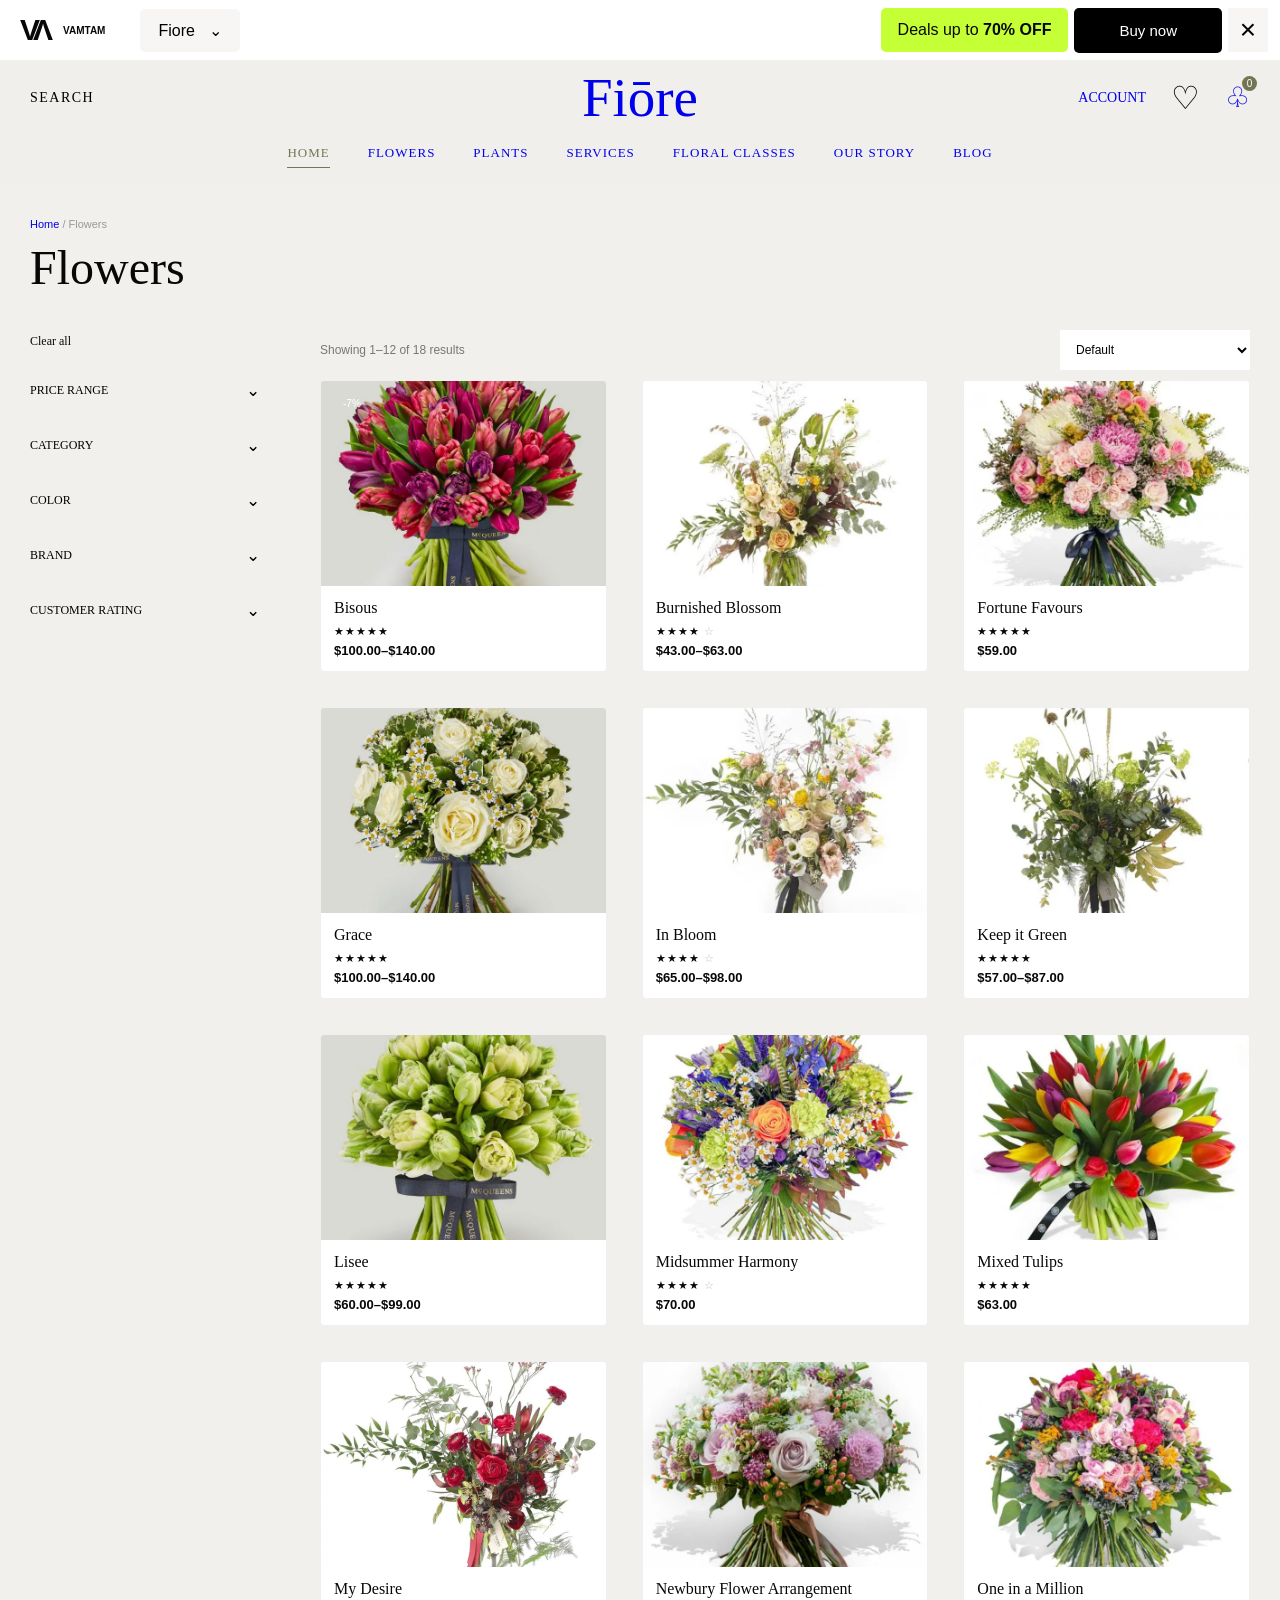
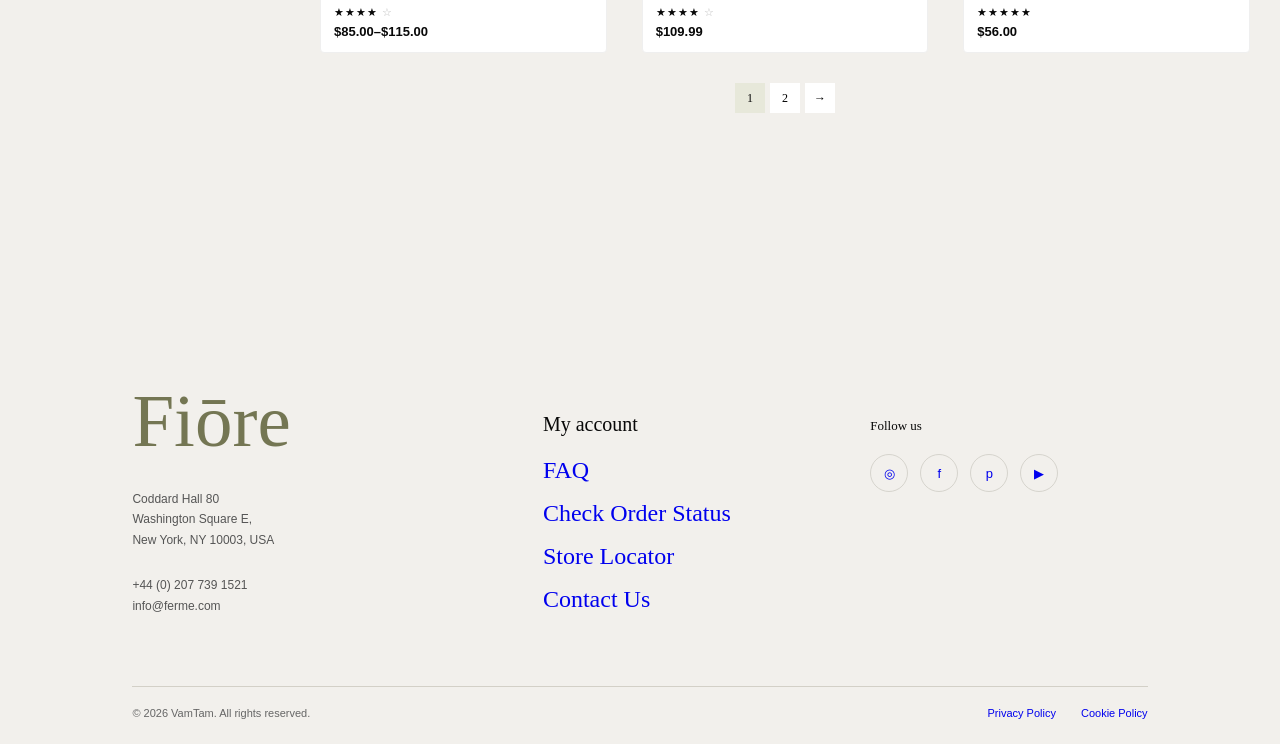
<file: flowers.html>
<!DOCTYPE html>
<html lang="en">
<head>
    <meta charset="UTF-8">
    <meta name="viewport" content="width=device-width, initial-scale=1.0">
    <link rel="stylesheet" href="style.css" />
    <link
      rel="stylesheet"
      href="https://cdnjs.cloudflare.com/ajax/libs/font-awesome/6.5.2/css/all.min.css"
    />
    <title>Document</title>
</head>
<body>
    <!-- PROMOTIONAL BAR -->
<div class="promo-bar" id="promoBar">
    <div class="vamtam-logo">
        <span class="v-icon">VΛ</span>
        <span>VAMTAM</span>
    </div>
    <button class="fiore-select">
        Fiore <span>⌄</span>
    </button>
    <div class="promo-right">
        <div class="discount">
            Deals up to <strong>70% OFF</strong>
        </div>
        <a href="#shop" class="buy-now">Buy now</a>
        <button class="close-promo" id="closePromo">×</button>
    </div>
</div>

<!-- MAIN HEADER -->

<header class="header">
 <div class="container">
    <div class="header-top">
        <button class="search-btn" id="searchBtn">
            SEARCH
        </button>
    
        <a href="#" class="main-logo">
            Fiōre
        </a>
        <!-- HEADER ICONS -->
        <div class="header-icons">
            <a href="#account">ACCOUNT</a>
            <button class="icon-btn wishlist" id="wishlistBtn">
                ♡
            </button>
            <a href="#bag" class="cart-icon">
                ♧
                <span>0</span>
            </a>
            <button class="mobile-toggle" id="menuToggle">
                <span></span>
                <span></span>
            </button>
        </div>
    </div>
    <!-- DESKTOP NAVIGATION -->
    <nav class="navigation">
        <a href="#" class="active">HOME</a>
        <a href="#flowers">FLOWERS</a>
        <a href="#plants">PLANTS</a>
        <a href="#services">SERVICES</a>
        <a href="#classes">FLORAL CLASSES</a>
        <a href="#story">OUR STORY</a>
        <a href="#blog">BLOG</a>
    </nav>
    <!-- MOBILE NAVIGATION -->
    <nav class="mobile-navigation" id="mobileNav">
        <a href="#">HOME</a>
        <a href="#flowers">FLOWERS</a>
        <a href="#plants">PLANTS</a>
        <a href="#services">SERVICES</a>
        <a href="#classes">FLORAL CLASSES</a>
        <a href="#story">OUR STORY</a>
        <a href="#blog">BLOG</a>
    </nav>
    <!-- SEARCH BAR -->
    <div class="search-box" id="searchBox">
        <input type="search" placeholder="Search flowers...">
        <button type="button" id="searchClose">×</button>
    </div>
 </div>
</header>

<!-- MAIN -->
<main>
    <section class="shop-section container">

        <div class="breadcrumb">
            <a href="#">Home</a> / <span>Flowers</span>
        </div>

        <h1 class="page-title">Flowers</h1>

        <div class="shop-layout">

            <!-- SIDEBAR -->
            <aside class="sidebar">

                <button class="clear-filter" id="clearFilters">
                    Clear all
                </button>

                <div class="filter-group">
                    <button class="filter-heading">
                        Price Range <span>⌄</span>
                    </button>
                    <div class="filter-content">
                        <label><input type="checkbox" class="price-filter" value="0-60"> $0 - $60</label>
                        <label><input type="checkbox" class="price-filter" value="60-100"> $60 - $100</label>
                        <label><input type="checkbox" class="price-filter" value="100-200"> $100 - $200</label>
                    </div>
                </div>

                <div class="filter-group">
                    <button class="filter-heading">
                        Category <span>⌄</span>
                    </button>
                    <div class="filter-content">
                        <label><input type="checkbox" class="category-filter" value="Bouquet"> Bouquets</label>
                        <label><input type="checkbox" class="category-filter" value="Roses"> Roses</label>
                        <label><input type="checkbox" class="category-filter" value="Tulips"> Tulips</label>
                    </div>
                </div>

                <div class="filter-group">
                    <button class="filter-heading">
                        Color <span>⌄</span>
                    </button>
                    <div class="filter-content">
                        <label><input type="checkbox" class="color-filter" value="Pink"> Pink</label>
                        <label><input type="checkbox" class="color-filter" value="White"> White</label>
                        <label><input type="checkbox" class="color-filter" value="Green"> Green</label>
                        <label><input type="checkbox" class="color-filter" value="Mixed"> Mixed</label>
                    </div>
                </div>

                <div class="filter-group">
                    <button class="filter-heading">
                        Brand <span>⌄</span>
                    </button>
                    <div class="filter-content">
                        <label><input type="checkbox"> Fiōre Collection</label>
                        <label><input type="checkbox"> Signature Flowers</label>
                    </div>
                </div>

                <div class="filter-group">
                    <button class="filter-heading">
                        Customer Rating <span>⌄</span>
                    </button>
                    <div class="filter-content">
                        <label><input type="checkbox" class="rating-filter" value="5"> ★★★★★</label>
                        <label><input type="checkbox" class="rating-filter" value="4"> ★★★★ & up</label>
                    </div>
                </div>

            </aside>

            <!-- PRODUCTS -->
            <section class="products-area">

                <div class="products-toolbar">
                    <p id="productCount">Showing 1–12 of 18 results</p>

                    <select id="sortProducts" aria-label="Sort products">
                        <option value="default">Default</option>
                        <option value="low">Price: Low to High</option>
                        <option value="high">Price: High to Low</option>
                        <option value="name">Name: A to Z</option>
                    </select>
                </div>

                <div class="product-grid" id="productGrid">

                    <!-- Product cards are generated by JavaScript -->

                </div>

                <div class="pagination" id="pagination"></div>

            </section>
        </div>
    </section>
</main>

<!-- FOOTER -->
<footer class="footer">
    <div class="container">

        <div class="footer-main">

            <div class="footer-brand">
                <a href="#" class="footer-logo">Fiōre</a>
                <p>
                    Coddard Hall 80<br>
                    Washington Square E,<br>
                    New York, NY 10003, USA
                </p>
                <p>
                    +44 (0) 207 739 1521<br>
                    info@ferme.com
                </p>
            </div>

            <div class="footer-links">
                <h3>My account</h3>
                <a href="#">FAQ</a>
                <a href="#">Check Order Status</a>
                <a href="#">Store Locator</a>
                <a href="#">Contact Us</a>
            </div>

            <div class="footer-social">
                <p>Follow us</p>
                <div class="social-icons">
                    <a href="#" aria-label="Instagram">◎</a>
                    <a href="#" aria-label="Facebook">f</a>
                    <a href="#" aria-label="Pinterest">p</a>
                    <a href="#" aria-label="YouTube">▶</a>
                </div>
            </div>

        </div>

        <div class="footer-bottom">
            <p>© 2026 VamTam. All rights reserved.</p>
            <div>
                <a href="#">Privacy Policy</a>
                <a href="#">Cookie Policy</a>
            </div>
        </div>

    </div>
</footer>

<button class="back-to-top" id="backToTop" aria-label="Back to top">↑</button>

<script src="script.js"></script>
</body>
</html>
</file>
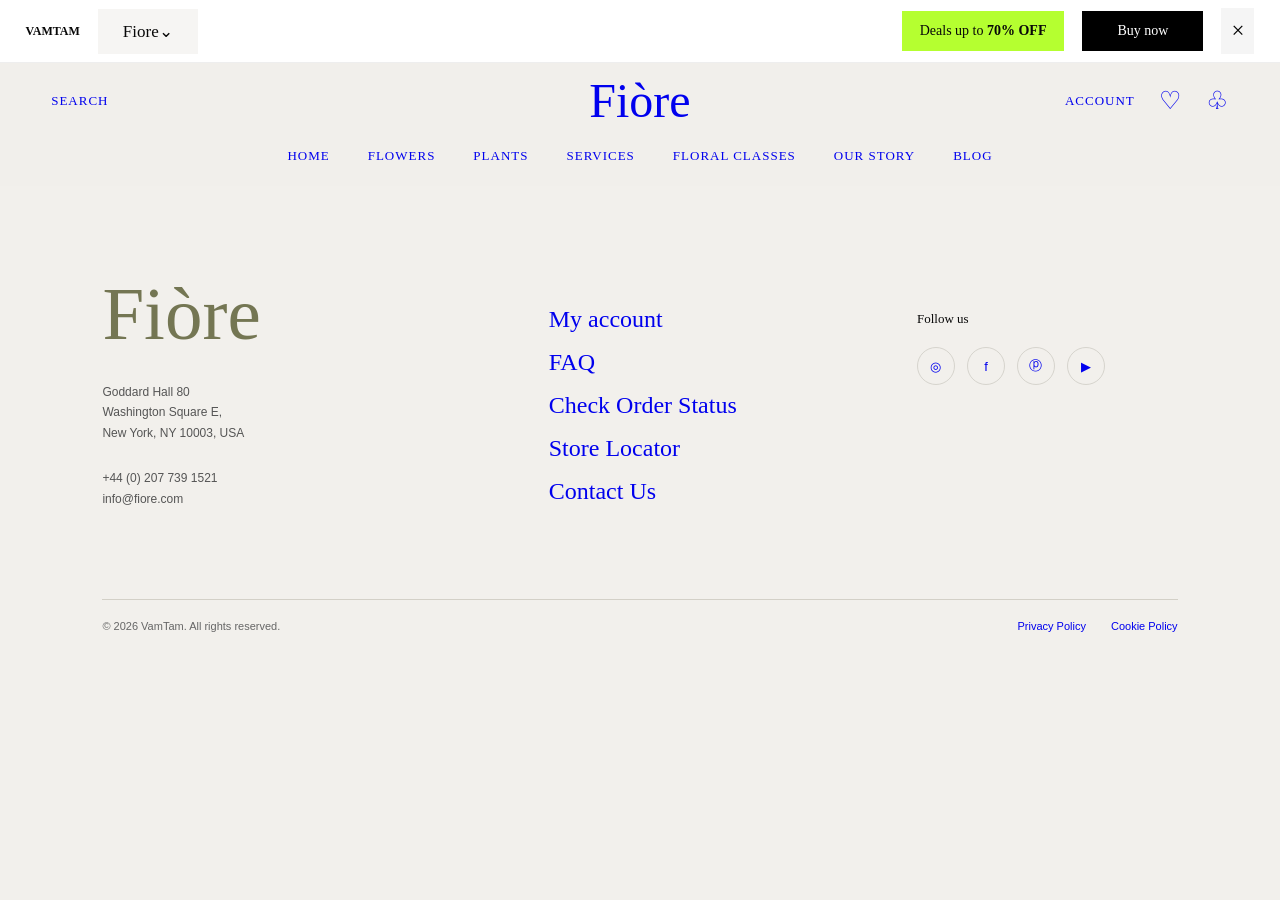
<file: service.html>
<!DOCTYPE html>
<html lang="en">
<head>
    <meta charset="UTF-8">
    <meta name="viewport" content="width=device-width, initial-scale=1.0">
    <link rel="stylesheet" href="style.css" />
    <link
      rel="stylesheet"
      href="https://cdnjs.cloudflare.com/ajax/libs/font-awesome/6.5.2/css/all.min.css"
    />
    <title>Document</title>
</head>
<!-- NAVBAR -->
<div class="announcement">
    <div class="announcement-left">
        <span>VAMTAM</span>
        <span class="store-name">Fiore⌄</span>
    </div>
    <div class="announcement-right">
        <span>Deals up to <b>70% OFF</b></span>
        <a href="#">Buy now</a>
        <button class="close-offer">×</button>
    </div>
</div>

<header class="header">
    <div class="nav-top">
        <a href="#" class="search-link">SEARCH</a>
        <a href="subscription.html" class="logo">Fiòre</a>

        <div class="nav-actions">
            <a href="#">ACCOUNT</a>
            <a href="#" aria-label="Wishlist">♡</a>
            <a href="#" aria-label="Shopping bag">♧</a>
        </div>
    </div>

    <button class="menu-toggle" aria-label="Toggle menu">
        <span></span>
        <span></span>
        <span></span>
    </button>

    <nav class="navigation">
        <a href="subscription.html">HOME</a>
        <a href="subscription.html">FLOWERS</a>
        <a href="subscription.html">PLANTS</a>
        <a href="subscription.html">SERVICES</a>
        <a href="course.html">FLORAL CLASSES</a>
        <a href="#">OUR STORY</a>
        <a href="journal.html">BLOG</a>
    </nav>
</header>

<!-- FOOTER -->
<footer class="footer">
    <div class="footer-container">

        <div class="footer-brand">
            <a href="subscription.html" class="footer-logo">Fiòre</a>
            <p>
                Goddard Hall 80<br>
                Washington Square E,<br>
                New York, NY 10003, USA
            </p>
            <p>
                +44 (0) 207 739 1521<br>
                info@fiore.com
            </p>
        </div>

        <div class="footer-links">
            <a href="#">My account</a>
            <a href="#">FAQ</a>
            <a href="#">Check Order Status</a>
            <a href="#">Store Locator</a>
            <a href="#">Contact Us</a>
        </div>

        <div class="footer-social">
            <p>Follow us</p>
            <div class="social-icons">
                <a href="#">◎</a>
                <a href="#">f</a>
                <a href="#">ⓟ</a>
                <a href="#">▶</a>
            </div>
        </div>

    </div>

    <div class="footer-bottom">
        <span>© 2026 VamTam. All rights reserved.</span>
        <div>
            <a href="#">Privacy Policy</a>
            <a href="#">Cookie Policy</a>
        </div>
    </div>
</footer>

<button class="back-to-top" aria-label="Back to top">↑</button>

<script src="script.js"></script>
</body>
</html>
</file>
<file: style.css>
* {
    margin: 0;
    padding: 0;
    box-sizing: border-box;
}

:root {
    --bg-color: #f2f0ec;
    --black: #080808;
    --olive: #747653;
}

html {
    scroll-behavior: smooth;
}

ul li{
    list-style: none;
}
a{
    text-decoration:none;
}
@font-face {
    font-family: "Poppins";
    src: url(font/poppins/Poppins-Regular.ttf) format(truetype);
}

body {
    font-family: 'Italiana', serif;
    background: var(--bg-color);
    color: var(--black);
}

img {
    width: 100%;
    display: block;
    object-fit: cover;
}

button {
    font-family: inherit;
    cursor: pointer;
}

.container {
    width: 100%;
    max-width: 1920px;
    padding: 0 30px;
    margin: auto;
}

h1, h2, h3, .logo {
    font-family: "Italiana", serif;
    font-weight: 400;
}



/* PROMOTIONAL BAR */

.promo-bar {
    width: 100%;
    min-height: 60px;
    background: #fff;
    display: flex;
    align-items: center;
    padding: 5px 12px 5px 20px;
    gap: 35px;
    font-family: Arial, sans-serif;
}

.vamtam-logo {
    display: flex;
    align-items: center;
    gap: 10px;
    font-size: 10px;
    font-weight: bold;
}

.v-icon {
    font-size: 30px;
    letter-spacing: -7px;
    padding-right: 7px;
}

.fiore-select {
    background: #f7f6f5;
    border: none;
    padding: 12px 18px;
    font-size: 16px;
    border-radius: 5px;
}

.fiore-select span {
    margin-left: 10px;
}

.promo-right {
    margin-left: auto;
    display: flex;
    align-items: center;
    gap: 6px;
}

.discount {
    background: #c5ff35;
    padding: 13px 17px;
    font-size: 16px;
    border-radius: 5px;
}

.buy-now {
    background: #000;
    color: #fff;
    padding: 14px 45px;
    border-radius: 5px;
    font-size: 15px;
}

.close-promo {
    background: #f7f6f5;
    border: none;
    width: 40px;
    height: 44px;
    font-size: 28px;
}


/* HEADER */

.header {
    width: 100%;
    background: var(--bg-color);
    position: relative;
    z-index: 100;
}

.header-top {
    min-height: 75px;
    display: grid;
    grid-template-columns: 1fr auto 1fr;
    align-items: center;
}

.search-btn {
    border: none;
    background: transparent;
    text-align: left;
    font-size: 14px;
    letter-spacing: 1.5px;
}

.main-logo {
    font-family: 'Italiana', serif;
    font-size: 55px;
    line-height: 1;
    text-align: center;
}

.header-icons {
    display: flex;
    align-items: center;
    justify-content: flex-end;
    gap: 25px;
    font-family: 'Italiana', serif;
    font-size: 14px;
}

.icon-btn {
    border: none;
    background: transparent;
    font-size: 32px;
    line-height: 1;
}

.cart-icon {
    position: relative;
    font-size: 28px;
}

.cart-icon span {
    position: absolute;
    top: -5px;
    right: -7px;
    background: var(--olive);
    color: #fff;
    width: 15px;
    height: 15px;
    font: 10px Arial, sans-serif;
    text-align: center;
    line-height: 15px;
    border-radius: 50%;
}


/* NAVIGATION */

.navigation {
    display: flex;
    justify-content: center;
    align-items: center;
    gap: 35px;
    min-height: 48px;
    padding-bottom: 10px;
}

.navigation a {
    font-size: 14px;
    letter-spacing: 1px;
    position: relative;
}

.navigation a.active {
    color: var(--olive);
}

.navigation a::after {
    content: "";
    position: absolute;
    left: 0;
    bottom: -5px;
    width: 0;
    height: 1px;
    background: var(--olive);
    transition: .3s;
}

.navigation a:hover::after,
.navigation a.active::after {
    width: 100%;
}


/* MOBILE MENU */

.mobile-toggle {
    display: none;
    background: transparent;
    border: none;
}

.mobile-navigation {
    display: none;
}

.search-box {
    display: none;
    padding: 20px 30px;
    background: white;
    gap: 10px;
}

.search-box.open {
    display: flex;
}

.search-box input {
    flex: 1;
    padding: 12px;
    border: 1px solid #ccc;
}

.search-box button {
    border: none;
    background: transparent;
    font-size: 25px;
}


/* HERO SECTION */

.hero {
    width: 100%;
    min-height: min(760px, calc(100svh - 180px));
    background: var(--bg-color);
    position: relative;
    overflow: hidden;
}

.hero-container {
    min-height: min(760px, calc(100svh - 180px));
    display: grid;
    grid-template-columns: 1fr 1fr;
    align-items: center;
}

.hero-content {
    padding-left: 6%;
    z-index: 2;
}

.hero-content h1 {
    font-family: 'Italiana', serif;
    font-size: clamp(65px, 6.5vw, 115px);
    font-weight: 400;
    line-height: .95;
    letter-spacing: -2px;
}

.shop-btn {
    display: inline-flex;
    justify-content: center;
    align-items: center;
    min-width: 180px;
    min-height: 60px;
    border: 1px solid #000;
    border-radius: 50px;
    margin-top: 75px;
    font-size: 13px;
    letter-spacing: 1px;
    transition: .3s;
}

.shop-btn:hover {
    background: var(--olive);
    color: #fff;
}


/* HERO IMAGE */

.hero-image {
    position: relative;
    height: 100%;
    min-height: 550px;
    display: flex;
    align-items: center;
    justify-content: center;
}

.hero-image img {
    width: 100%;
    max-width: 760px;
    height: 100%;
    max-height: 680px;
    object-fit: contain;
    mix-blend-mode: multiply;
}

.vertical-text {
    position: absolute;
    right: 2%;
    bottom: 8%;
    writing-mode: vertical-rl;
    transform: rotate(180deg);
    font-size: 13px;
    letter-spacing: 2px;
}

.bottom-line {
    position: absolute;
    bottom: 0;
    left: 49%;
    height: 70px;
    width: 1px;
    background: #000;
}

/* COMMON SECTION */

.section {
    padding: 100px 0;
}

.section-heading {
    text-align: center;
    margin-bottom: 45px;
}

.section-heading h2 {
    font-size: clamp(30px, 4vw, 48px);
    margin-top: 12px;
}

.section-heading p {
    margin-top: 10px;
    font-size: 12px;
}

/* PRODUCTS */

.product-grid {
    display: grid;
    grid-template-columns: repeat(3, 1fr);
    gap: 35px;
}

.product {
    text-align: center;
}

.product img {
    height: 350px;
    object-fit: contain;
    background: #faf9f6;
}

.product h3 {
    font-size: 24px;
    margin-top: 15px;
}

.product p {
    font-size: 11px;
    color: var(--olive);
    margin-top: 5px;
}

/* EDITORIAL */

.editorial {
    display: grid;
    grid-template-columns: repeat(3, 1fr);
}

.editorial-box {
    min-height: 480px;
    padding: 45px;
    text-align: center;
    display: flex;
    flex-direction: column;
    align-items: center;
    justify-content: center;
}

.editorial-box img {
    width: 100%;
    height: 240px;
    margin-bottom: 20px;
}

.editorial-box h2 {
    font-size: 35px;
}

.editorial-box p {
    font-size: 11px;
    margin-top: 12px;
}

.olive {
    background: var(--olive);
    color: white;
}

.light {
    background: var(--cream);
}

.center-image {
    position: relative;
    padding: 0;
}

.center-image img {
    position: absolute;
    inset: 0;
    height: 100%;
    margin: 0;
}

.center-image span {
    position: absolute;
    bottom: 30px;
    color: white;
    font-family: "Italiana", serif;
    font-size: 50px;
}

/* OCCASIONS */

.occasion-grid {
    display: grid;
    grid-template-columns: repeat(4, 1fr);
    gap: 35px;
}

.occasion-grid div {
    text-align: center;
}

.occasion-grid img {
    height: 230px;
    object-fit: contain;
}

.occasion-grid h3 {
    font-size: 22px;
    margin-top: 10px;
}

/* BRAND */

.brand-section {
    min-height: 650px;
    text-align: center;
    display: flex;
    flex-direction: column;
    align-items: center;
    justify-content: center;
    padding: 50px 20px;
}

.brand-section img {
    width: 350px;
    height: 280px;
    object-fit: contain;
    mix-blend-mode: multiply;
}

.brand-section span {
    margin: 15px 0;
}

.brand-section h2 {
    font-size: clamp(42px, 5vw, 70px);
    line-height: .95;
}

.circle-btn {
    border: 1px solid var(--olive);
    width: 75px;
    height: 75px;
    border-radius: 50%;
    display: grid;
    place-items: center;
    margin-top: 30px;
    font-size: 10px;
}

/* GIFTS */

.gift-grid {
    display: grid;
    grid-template-columns: repeat(3, 1fr);
    gap: 20px;
    text-align: center;
}

.gift-grid img,
.gift-card {
    height: 350px;
}

.gift-grid h3 {
    font-size: 22px;
    margin-top: 15px;
}

.gift-grid p {
    font-size: 11px;
    color: var(--olive);
    margin-top: 5px;
}

.gift-card {
    background: var(--olive);
    color: white;
    display: flex;
    flex-direction: column;
    align-items: center;
    justify-content: center;
}

.gift-card h2 {
    font-size: 60px;
}

.gift-card h3 {
    margin-top: 10px;
}

/* SCHOOL */

.school {
    background: #e6e8d7;
    padding: 50px;
    display: grid;
    grid-template-columns: 1fr 1fr;
    gap: 60px;
    align-items: center;
}

.school img {
    height: 350px;
}

.school h2 {
    font-size: 65px;
    line-height: .95;
    margin: 15px 0;
}

.school p {
    font-size: 12px;
    line-height: 1.8;
    margin-bottom: 20px;
}

/* JOURNAL */

.journal-grid {
    display: grid;
    grid-template-columns: repeat(3, 1fr);
    gap: 25px;
}

.journal-grid img {
    height: 280px;
}

.journal-grid h3 {
    font-size: 24px;
    margin: 15px 0;
}

.journal-grid p {
    font-size: 11px;
    line-height: 1.8;
    margin-bottom: 12px;
}

.journal-grid a {
    font-size: 11px;
    border-bottom: 1px solid;
}

/* STORE */

.store {
    display: grid;
    grid-template-columns: 1fr 1fr;
    background: var(--cream);
    margin-bottom: 100px;
}

.store-image {
    background: var(--olive);
    padding: 45px;
}

.store-image img {
    height: 100%;
    min-height: 350px;
}

.store-text {
    padding: 60px;
    align-self: center;
}

.store-text h2 {
    font-size: 55px;
    margin: 15px 0;
}

.store-text > p {
    font-size: 12px;
    line-height: 1.8;
}

.store-details {
    display: grid;
    grid-template-columns: 1fr 1fr;
    gap: 20px;
    margin: 30px 0;
}

.store-details h4 {
    color: var(--olive);
    font-size: 10px;
}

.store-details p {
    font-size: 11px;
    line-height: 1.8;
    margin-top: 10px;
}

/* INSTAGRAM */

.instagram {
    padding-top: 50px;
}

.instagram-grid {
    display: grid;
    grid-template-columns: repeat(6, 1fr);
}

.instagram-grid img {
    height: 220px;
}

/* FOOTER */

.footer {
    background: var(--cream);
    padding: 70px 0 20px;
}

.footer-grid {
    display: grid;
    grid-template-columns: 1.5fr 1fr 1fr 1fr;
    gap: 35px;
}

.footer-grid > div {
    display: flex;
    flex-direction: column;
    gap: 15px;
}

.footer-grid h3 {
    font-family: "DM Sans", sans-serif;
    font-size: 13px;
}

.footer-grid a,
.footer-grid p {
    font-size: 11px;
}

.footer-grid .logo {
    font-size: 45px;
}

.copyright {
    text-align: center;
    margin-top: 60px;
    border-top: 1px solid #d9d7cf;
    padding-top: 20px;
    font-size: 10px;
}

/* TABLET RESPONSIVE */

@media (max-width: 1000px) {
    .container {
        padding: 0 22px;
    }

    .hero,
    .hero-content {
        min-height: 500px;
    }

    .product img {
        height: 260px;
    }

    .editorial-box {
        padding: 20px;
    }

    .editorial-box img {
        height: 200px;
    }

    .school {
        padding: 30px;
        gap: 30px;
    }

    .store-text {
        padding: 30px;
    }

    .instagram-grid img {
        height: 150px;
    }
}

/* MOBILE RESPONSIVE */

@media (max-width: 700px) {
    .header {
        min-height: 70px;
    }

    .menu-toggle {
        display: block;
    }

    .nav {
        display: none;
    }

    .logo {
        font-size: 40px;
    }

    .mobile-nav {
        display: none;
        flex-direction: column;
        gap: 20px;
        padding: 25px;
        background: var(--cream);
    }

    .mobile-nav.is-open {
        display: flex;
    }

    .mobile-nav a {
        font-family: "Italiana", serif;
        font-size: 23px;
    }

    .hero,
    .hero-content {
        min-height: 520px;
    }

    .hero-content {
        align-items: flex-start;
    }

    .hero-text {
        width: 100%;
        padding: 65px 0 0;
    }

    .hero h1 {
        font-size: 55px;
    }

    .hero-image {
        width: 85%;
        height: 55%;
        top: auto;
        bottom: 0;
    }

    .section {
        padding: 65px 0;
    }

    .product-grid {
        grid-template-columns: 1fr;
        gap: 35px;
    }

    .product img {
        height: 300px;
    }

    .editorial {
        grid-template-columns: 1fr;
    }

    .editorial-box {
        min-height: 380px;
    }

    .center-image {
        min-height: 450px;
    }

    .occasion-grid {
        grid-template-columns: repeat(2, 1fr);
        gap: 25px;
    }

    .occasion-grid img {
        height: 170px;
    }

    .brand-section {
        min-height: 500px;
    }

    .brand-section img {
        width: 250px;
        height: 200px;
    }

    .gift-grid {
        grid-template-columns: 1fr;
        gap: 30px;
    }

    .gift-grid img,
    .gift-card {
        height: 300px;
    }

    .school {
        grid-template-columns: 1fr;
        padding: 22px;
    }

    .school img {
        height: 250px;
    }

    .school h2 {
        font-size: 50px;
    }

    .journal-grid {
        grid-template-columns: 1fr;
        gap: 35px;
    }

    .journal-grid img {
        height: 260px;
    }

    .store {
        grid-template-columns: 1fr;
    }

    .store-image {
        padding: 22px;
    }

    .store-image img {
        min-height: 280px;
    }

    .store-text {
        padding: 30px 22px;
    }

    .instagram-grid {
        grid-template-columns: repeat(3, 1fr);
    }

    .instagram-grid img {
        height: 120px;
    }

    .footer-grid {
        grid-template-columns: repeat(2, 1fr);
    }

    .footer-grid > div:first-child {
        grid-column: 1 / -1;
    }
}

/* SMALL MOBILE */

@media (max-width: 480px) {
    .hero h1 {
        font-size: 46px;
    }

    .section-heading h2 {
        font-size: 30px;
    }

    .occasion-grid img {
        height: 140px;
    }

    .store-details {
        grid-template-columns: 1fr;
    }

    .footer {
        padding-top: 50px;
    }
}

/* =========================
   SHOP SECTION
========================= */

.shop-section {
    padding-top: 35px;
    padding-bottom: 180px;
}

.breadcrumb {
    font-family: 'DM Sans', sans-serif;
    font-size: 11px;
    color: #999;
    margin-bottom: 10px;
}

.page-title {
    font-size: 48px;
    font-weight: 400;
    margin-bottom: 25px;
}

.shop-layout {
    display: grid;
    grid-template-columns: 230px 1fr;
    gap: 60px;
}

/* =========================
   FILTER SIDEBAR
========================= */

.sidebar {
    width: 100%;
}

.clear-filter {
    width: 100%;
    padding: 14px 0;
    text-align: left;
    background: none;
    border: none;
    border-top: 1px solid var(--border);
    border-bottom: 1px solid var(--border);
    font-size: 12px;
    color: var(--primary);
    cursor: pointer;
}

.filter-group {
    border-bottom: 1px solid var(--border);
}

.filter-heading {
    width: 100%;
    padding: 17px 0;
    display: flex;
    justify-content: space-between;
    align-items: center;
    border: none;
    background: none;
    text-transform: uppercase;
    font-size: 12px;
    cursor: pointer;
    text-align: left;
}

.filter-heading span {
    font-size: 17px;
    transition: .3s;
}

.filter-group.open .filter-heading span {
    transform: rotate(180deg);
}

.filter-content {
    display: none;
    padding: 0 0 18px;
}

.filter-group.open .filter-content {
    display: flex;
    flex-direction: column;
    gap: 12px;
}

.filter-content label {
    font-family: 'DM Sans', sans-serif;
    font-size: 12px;
    display: flex;
    align-items: center;
    gap: 9px;
    cursor: pointer;
}

/* =========================
   PRODUCTS TOOLBAR
========================= */

.products-area {
    min-width: 0;
}

.products-toolbar {
    border-top: 1px solid var(--border);
    display: flex;
    justify-content: space-between;
    align-items: center;
    padding-top: 10px;
    margin-bottom: 10px;
}

.products-toolbar p {
    font-family: 'DM Sans', sans-serif;
    font-size: 12px;
    color: #777;
}

.products-toolbar select {
    min-width: 190px;
    padding: 12px;
    border: 1px solid var(--border);
    background: white;
    font-family: 'DM Sans', sans-serif;
    font-size: 12px;
    outline: none;
}

/* =========================
   PRODUCT GRID
========================= */

.product-grid {
    display: grid;
    grid-template-columns: repeat(3, minmax(0, 1fr));
    gap: 35px;
}

.product-card {
    border: 1px solid #efefef;
    border-radius: 4px;
    overflow: hidden;
    transition: .3s;
    position: relative;
    background: #fff;
}

.product-card:hover {
    box-shadow: 0 8px 25px rgba(0,0,0,.07);
    transform: translateY(-4px);
}

.product-image {
    height: 205px;
    position: relative;
    overflow: hidden;
    background: #f4f3ef;
}

.product-image img {
    width: 100%;
    height: 100%;
    object-fit: cover;
    transition: transform .5s;
}

.product-card:hover .product-image img {
    transform: scale(1.06);
}

.sale-badge {
    position: absolute;
    top: 12px;
    left: 12px;
    padding: 5px 10px;
    border-radius: 4px;
    background: var(--primary);
    color: white;
    font-family: 'DM Sans', sans-serif;
    font-size: 10px;
}

.product-info {
    padding: 13px;
}

.product-name {
    font-size: 16px;
    margin-bottom: 8px;
}

.product-rating {
    font-family: 'DM Sans', sans-serif;
    font-size: 11px;
    letter-spacing: 1px;
    margin-bottom: 5px;
}

.product-price {
    font-family: 'DM Sans', sans-serif;
    font-size: 13px;
    font-weight: 600;
}

.old-price {
    color: #aaa;
    text-decoration: line-through;
    font-size: 11px;
    margin-left: 5px;
}

.no-products {
    grid-column: 1 / -1;
    text-align: center;
    padding: 60px 10px;
    font-size: 20px;
}

/* =========================
   PAGINATION
========================= */

.pagination {
    display: flex;
    justify-content: center;
    gap: 5px;
    margin-top: 30px;
}

.pagination button {
    width: 30px;
    height: 30px;
    background: white;
    border: 1px solid var(--border);
    cursor: pointer;
    font-size: 12px;
}

.pagination button.active,
.pagination button:hover {
    background: #e7e8da;
    color: var(--primary);
}

/* =========================
   FOOTER
========================= */

.footer {
    background: var(--secondary);
    padding: 65px 0 20px;
}

.footer-main {
    display: grid;
    grid-template-columns: 1.3fr 1fr 1fr;
    gap: 50px;
    padding-bottom: 45px;
}

.footer-logo {
    font-size: 65px;
    color: var(--primary);
    display: inline-block;
    margin-bottom: 15px;
}

.footer-brand p {
    font-family: 'DM Sans', sans-serif;
    font-size: 11px;
    line-height: 1.7;
    margin-bottom: 25px;
}

.footer-links {
    display: flex;
    flex-direction: column;
    gap: 12px;
    padding-top: 25px;
}

.footer-links h3 {
    font-size: 20px;
    font-weight: 400;
    margin-bottom: 5px;
}

.footer-links a {
    font-size: 17px;
    transition: .3s;
}

.footer-links a:hover {
    color: var(--primary);
}

.footer-social {
    padding-top: 30px;
}

.footer-social p {
    font-size: 13px;
    margin-bottom: 20px;
}

.social-icons {
    display: flex;
    gap: 12px;
}

.social-icons a {
    width: 30px;
    height: 30px;
    display: flex;
    justify-content: center;
    align-items: center;
    border: 1px solid #d6d5cb;
    border-radius: 50%;
    font-family: 'DM Sans', sans-serif;
    font-size: 13px;
    transition: .3s;
}

.social-icons a:hover {
    background: var(--primary);
    color: white;
}

.footer-bottom {
    border-top: 1px solid #d1d0c6;
    padding-top: 18px;
    display: flex;
    justify-content: space-between;
    font-family: 'DM Sans', sans-serif;
    font-size: 10px;
    color: #777;
}

.footer-bottom div {
    display: flex;
    gap: 25px;
}

/* =========================
   BACK TO TOP
========================= */

.back-to-top {
    position: fixed;
    right: 0;
    bottom: 35px;
    background: white;
    border: none;
    padding: 15px;
    font-size: 24px;
    color: var(--primary);
    cursor: pointer;
    opacity: 0;
    visibility: hidden;
    transition: .3s;
    z-index: 50;
}

.back-to-top.show {
    opacity: 1;
    visibility: visible;
}

/* =========================
   RESPONSIVE DESIGN
========================= */

@media (max-width: 1200px) {
    .container {
        padding-left: 7%;
        padding-right: 7%;
    }

    .nav-right {
        right: 7%;
    }

    .shop-layout {
        grid-template-columns: 200px 1fr;
        gap: 35px;
    }

    .product-grid {
        gap: 20px;
    }

    .product-image {
        height: 180px;
    }
}

@media (max-width: 900px) {
    .navbar {
        min-height: 75px;
    }

    .logo {
        font-size: 34px;
    }

    .menu-toggle {
        display: flex;
        flex-direction: column;
        gap: 5px;
        z-index: 1002;
    }

    .menu-toggle span {
        width: 24px;
        height: 1px;
        background: #111;
    }

    .nav-links {
        position: absolute;
        top: 75px;
        left: 0;
        width: 100%;
        background: white;
        display: none;
        flex-direction: column;
        align-items: flex-start;
        padding: 20px 7%;
        gap: 20px;
        box-shadow: 0 8px 15px rgba(0,0,0,.08);
    }

    .nav-links.open {
        display: flex;
    }

    .nav-right {
        right: 7%;
        top: 25px;
        gap: 15px;
    }

    .nav-right > a:first-child {
        display: none;
    }

    .shop-layout {
        grid-template-columns: 1fr;
        gap: 30px;
    }

    .sidebar {
        display: grid;
        grid-template-columns: repeat(2, 1fr);
        column-gap: 25px;
    }

    .clear-filter {
        grid-column: 1 / -1;
    }

    .filter-content label {
        font-size: 13px;
    }

    .product-image {
        height: 220px;
    }

    .footer-main {
        gap: 25px;
    }
}

@media (max-width: 600px) {
    .container {
        padding-left: 5%;
        padding-right: 5%;
    }

    .navbar {
        min-height: 68px;
    }

    .logo {
        font-size: 31px;
    }

    .nav-right {
        right: 5%;
        top: 21px;
    }

    .nav-links {
        top: 68px;
        padding: 25px 5%;
    }

    .shop-section {
        padding-top: 25px;
        padding-bottom: 90px;
    }

    .page-title {
        font-size: 39px;
    }

    .sidebar {
        grid-template-columns: 1fr;
    }

    .products-toolbar {
        flex-wrap: wrap;
        gap: 12px;
    }

    .products-toolbar select {
        width: 100%;
    }

    .product-grid {
        grid-template-columns: repeat(2, minmax(0, 1fr));
        gap: 15px;
    }

    .product-image {
        height: 160px;
    }

    .product-info {
        padding: 10px;
    }

    .product-name {
        font-size: 14px;
    }

    .product-price {
        font-size: 11px;
    }

    .footer {
        padding-top: 45px;
    }

    .footer-main {
        grid-template-columns: 1fr 1fr;
        gap: 25px 15px;
    }

    .footer-brand {
        grid-column: 1 / -1;
    }

    .footer-logo {
        font-size: 55px;
    }

    .footer-links h3 {
        font-size: 18px;
    }

    .footer-links a {
        font-size: 15px;
    }

    .footer-social {
        padding-top: 25px;
    }

    .footer-bottom {
        flex-direction: column;
        gap: 15px;
        line-height: 1.5;
    }
}

@media (max-width: 380px) {
    .product-grid {
        grid-template-columns: 1fr;
    }

    .product-image {
        height: 240px;
    }

    .footer-main {
        grid-template-columns: 1fr;
    }

    .footer-brand {
        grid-column: auto;
    }
}
/* ANNOUNCEMENT */

.announcement {
    min-height: 60px;
    padding: 8px 2%;
    display: flex;
    align-items: center;
    justify-content: space-between;
    background: #fff;
    border-bottom: 1px solid #eee;
    gap: 15px;
}

.announcement-left,
.announcement-right {
    display: flex;
    align-items: center;
    gap: 18px;
}

.announcement-left {
    font-size: 12px;
    font-weight: 600;
}

.store-name {
    padding: 12px 25px;
    background: #f6f5f3;
    font-size: 17px;
    font-weight: 400;
}

.announcement-right > span {
    padding: 12px 18px;
    background: #b5ff30;
    font-size: 14px;
}

.announcement-right > a {
    padding: 12px 35px;
    background: #000;
    color: #fff;
    font-size: 14px;
}

.close-offer {
    border: 0;
    background: #f5f5f5;
    padding: 10px;
    font-size: 23px;
}

/* NAVBAR */

.header {
    position: relative;
    z-index: 100;
    background: #f1efeb;
}

.nav-top {
    height: 75px;
    padding: 0 4%;
    display: flex;
    align-items: center;
    justify-content: space-between;
    position: relative;
}

.search-link,
.nav-actions {
    font-size: 13px;
    letter-spacing: 1px;
}

.logo {
    position: absolute;
    left: 50%;
    transform: translateX(-50%);
    font-size: 48px;
}

.nav-actions {
    display: flex;
    align-items: center;
    gap: 24px;
}

.nav-actions a:not(:first-child) {
    font-size: 25px;
}

.navigation {
    min-height: 48px;
    display: flex;
    justify-content: center;
    align-items: center;
    gap: 38px;
    padding: 8px 20px 20px;
}

.navigation a {
    font-size: 13px;
    letter-spacing: 1px;
    position: relative;
    transition: color .3s;
}

.navigation a:hover {
    color: var(--olive);
}

.navigation a::after {
    content: "";
    position: absolute;
    height: 1px;
    width: 0;
    left: 0;
    bottom: -7px;
    background: var(--olive);
    transition: width .3s;
}

.navigation a:hover::after {
    width: 100%;
}

.menu-toggle {
    display: none;
}

/* SUBSCRIPTION HERO */

.subscription-hero {
    height: min(42vw, 650px);
    min-height: 320px;
    background:
        url('https://images.unsplash.com/photo-1490750967868-88aa4486c946?w=2000')
        center 45% / cover no-repeat;
    position: relative;
}

.subscription-hero::after {
    content: "";
    position: absolute;
    inset: 0;
    background: linear-gradient(90deg, transparent, rgba(0,0,0,.08));
}

.hero-caption {
    position: absolute;
    right: 9%;
    bottom: 12%;
    writing-mode: vertical-rl;
    letter-spacing: 2px;
    font-size: 12px;
    z-index: 1;
}

/* SUBSCRIPTION INTRO */

.subscription-intro {
    padding-top: 95px;
    padding-bottom: 100px;
    text-align: center;
}

.subscription-intro > h1 {
    font-size: clamp(32px, 4vw, 48px);
    margin-bottom: 25px;
}

.subscription-intro > p {
    max-width: 700px;
    margin: auto;
    color: #777;
    font-size: 15px;
    line-height: 1.8;
}

.steps-grid {
    max-width: 1050px;
    margin: 110px auto 0;
    display: grid;
    grid-template-columns: repeat(3, 1fr);
    gap: 70px;
}

.step span {
    display: block;
    font-family: 'Italiana', serif;
    font-size: 36px;
    margin-bottom: 15px;
}

.step h3 {
    font-size: 24px;
    margin-bottom: 12px;
}

.step p {
    max-width: 260px;
    margin: auto;
    color: #777;
    font-size: 13px;
    line-height: 1.7;
}

/* DESIGNER SECTION */

.designer-section {
    display: grid;
    grid-template-columns: 1fr 1fr;
    min-height: 580px;
}

.designer-image {
    min-height: 500px;
}

.designer-image img {
    height: 100%;
}

.designer-content {
    background: var(--light-cream);
    padding: 70px 15%;
    display: flex;
    justify-content: center;
    align-items: flex-start;
    flex-direction: column;
}

.designer-content h2 {
    font-size: clamp(35px, 4vw, 55px);
    line-height: 1.2;
    margin-bottom: 25px;
}

.designer-content p {
    max-width: 420px;
    color: #555;
    font-size: 14px;
    line-height: 1.8;
    margin-bottom: 30px;
}

.outline-btn {
    display: inline-block;
    border: 1px solid #333;
    padding: 13px 30px;
    border-radius: 40px;
    font-size: 11px;
    letter-spacing: 1px;
    transition: .3s;
}

.outline-btn:hover {
    background: #111;
    color: white;
}

/* WHY SUBSCRIBE */

.why-section {
    padding-block: 120px;
    display: grid;
    grid-template-columns: 1fr 1fr;
    gap: 10%;
    align-items: center;
}

.why-content h2 {
    font-size: 45px;
    margin-bottom: 35px;
}

.benefit {
    margin-bottom: 30px;
}

.benefit h3 {
    font-size: 22px;
    margin-bottom: 8px;
}

.benefit p {
    color: #777;
    font-size: 13px;
    line-height: 1.7;
}

.why-image {
    background: var(--olive);
    padding: 10%;
}

.why-image img {
    aspect-ratio: 1 / 1.1;
}

/* GALLERY */

.gallery-section {
    padding: 30px 0 140px;
    text-align: center;
}

.gallery-section h2 {
    font-size: clamp(30px, 4vw, 45px);
    line-height: 1.3;
    margin-bottom: 55px;
}

.gallery-grid {
    display: grid;
    grid-template-columns: repeat(3, 1fr);
    gap: 30px;
    align-items: center;
}

.gallery-grid img {
    height: 430px;
    transition: transform .5s;
}

.gallery-grid img:hover {
    transform: translateY(-10px);
}

/* COURSE PAGE */

.course-section {
    padding-block: 75px 110px;
    display: grid;
    grid-template-columns: 1fr .75fr;
    gap: 9%;
    align-items: start;
}

.course-gallery {
    display: flex;
    flex-direction: column;
    gap: 30px;
}

.course-gallery img {
    height: 600px;
}

.course-info {
    position: sticky;
    top: 30px;
}

.course-info h1 {
    font-size: clamp(36px, 4vw, 52px);
    line-height: 1.2;
    margin-bottom: 30px;
}

.course-price {
    font-size: 17px;
    margin-bottom: 35px;
}

.course-info label {
    display: block;
    font-size: 13px;
    margin-bottom: 10px;
}

.course-info select {
    width: 100%;
    padding: 14px;
    background: white;
    border: 1px solid #ddd;
    margin-bottom: 20px;
    font-family: inherit;
}

.cart-controls {
    display: flex;
    gap: 10px;
    align-items: center;
    margin-bottom: 35px;
}

.quantity {
    border: 1px solid #ddd;
    display: flex;
    align-items: center;
    height: 45px;
}

.quantity button {
    width: 28px;
    background: none;
    border: 0;
}

.quantity input {
    width: 35px;
    text-align: center;
    border: 0;
    outline: none;
}

.cart-btn {
    flex: 1;
    height: 45px;
    border: 1px solid #111;
    border-radius: 30px;
    background: #fff;
    font-size: 11px;
    letter-spacing: 1px;
}

.cart-btn:hover {
    background: #111;
    color: white;
}

.wishlist-btn {
    border: 0;
    background: transparent;
    font-size: 23px;
}

.course-description {
    padding-top: 15px;
    border-top: 1px solid #ddd;
}

.course-description p {
    font-size: 13px;
    color: #777;
    line-height: 1.9;
    margin-bottom: 18px;
}

.course-social {
    display: flex;
    gap: 15px;
    border-top: 1px solid #ccc;
    padding-top: 20px;
}

.course-social a {
    width: 35px;
    height: 35px;
    display: grid;
    place-items: center;
    border: 1px solid #ddd;
    border-radius: 50%;
}

/* ACCORDION */

.more-info {
    max-width: 900px;
    padding-bottom: 110px;
}

.more-info h2 {
    font-size: 38px;
    margin-bottom: 25px;
}

.accordion-item {
    border-bottom: 1px solid #ddd;
}

.accordion-title {
    width: 100%;
    padding: 23px 0;
    background: transparent;
    border: 0;
    display: flex;
    align-items: center;
    justify-content: space-between;
    text-align: left;
    font-family: 'Italiana', serif;
    font-size: 23px;
}

.accordion-title span {
    font-family: 'DM Sans', sans-serif;
    font-size: 25px;
    transition: transform .3s;
}

.accordion-item.active .accordion-title span {
    transform: rotate(45deg);
}

.accordion-content {
    max-height: 0;
    overflow: hidden;
    color: #777;
    font-size: 14px;
    line-height: 1.8;
    transition: max-height .35s ease, padding .35s ease;
}

.accordion-item.active .accordion-content {
    max-height: 200px;
    padding-bottom: 20px;
}

/* WHY COURSE */

.why-course {
    padding-block: 30px 120px;
    display: grid;
    grid-template-columns: 1fr 1fr;
    gap: 12%;
    align-items: center;
}

.why-course-image {
    background: var(--olive);
    padding: 10%;
}

.why-course-image img {
    aspect-ratio: 1 / 1;
}

.why-course-content h2 {
    font-size: 43px;
    line-height: 1.2;
    margin-bottom: 25px;
}

.why-course-content p {
    font-size: 14px;
    color: #777;
    line-height: 1.9;
}

/* RELATED COURSES */

.related-courses {
    padding-bottom: 130px;
    text-align: center;
}

.related-courses > h2 {
    font-size: 35px;
    margin-bottom: 35px;
}

.related-grid {
    display: grid;
    grid-template-columns: repeat(3, 1fr);
    gap: 25px;
}

.related-grid img {
    height: 350px;
    margin-bottom: 15px;
}

.related-grid h3 {
    font-size: 22px;
    margin-bottom: 10px;
}

.related-grid p {
    font-size: 13px;
    color: #777;
}

/* JOURNAL PAGE */

.blog-hero {
    background: var(--cream);
    text-align: center;
    padding: 70px 20px 85px;
}

.blog-hero img {
    max-width: 650px;
    height: 490px;
    margin: auto auto 30px;
}

.blog-hero span {
    font-size: 11px;
    letter-spacing: 2px;
}

.blog-hero h1 {
    max-width: 750px;
    font-size: clamp(32px, 4vw, 48px);
    margin: 18px auto;
    line-height: 1.2;
}

.blog-hero p {
    max-width: 650px;
    margin: auto;
    font-size: 14px;
    color: #888;
    line-height: 1.7;
}

.blog-grid {
    padding-block: 90px 140px;
    columns: 3;
    column-gap: 30px;
}

.blog-card {
    break-inside: avoid;
    margin-bottom: 35px;
}

.blog-card img {
    width: 100%;
    height: auto;
    aspect-ratio: 1 / 1.15;
    margin-bottom: 15px;
}

.blog-card span {
    font-size: 10px;
    letter-spacing: 1px;
    color: #666;
}

.blog-card h2 {
    font-size: 25px;
    line-height: 1.25;
    margin: 8px 0;
}

.blog-card p {
    color: #888;
    font-size: 13px;
    line-height: 1.7;
}

/* FOOTER */

.footer {
    background: var(--cream);
    padding: 85px 8% 25px;
}

.footer-container {
    max-width: 1450px;
    margin: auto;
    display: grid;
    grid-template-columns: 1.3fr 1fr 1fr;
    gap: 10%;
    padding-bottom: 65px;
}

.footer-logo {
    display: inline-block;
    font-size: 75px;
    color: var(--olive);
    margin-bottom: 25px;
}

.footer-brand p {
    font-size: 12px;
    line-height: 1.7;
    color: #555;
    margin-bottom: 25px;
}

.footer-links {
    display: flex;
    flex-direction: column;
    gap: 16px;
    padding-top: 35px;
}

.footer-links a {
    font-family: 'Italiana', serif;
    font-size: 24px;
    transition: color .3s;
}

.footer-links a:hover {
    color: var(--olive);
}

.footer-social {
    padding-top: 40px;
}

.footer-social p {
    font-size: 13px;
    margin-bottom: 20px;
}

.social-icons {
    display: flex;
    gap: 12px;
}

.social-icons a {
    height: 38px;
    width: 38px;
    border: 1px solid #d6d4cd;
    border-radius: 50%;
    display: grid;
    place-items: center;
}

.footer-bottom {
    max-width: 1450px;
    margin: auto;
    padding-top: 20px;
    border-top: 1px solid #d3d0c7;
    display: flex;
    justify-content: space-between;
    gap: 15px;
    font-size: 11px;
    color: #666;
}

.footer-bottom div {
    display: flex;
    gap: 25px;
}

/* BACK TO TOP */

.back-to-top {
    position: fixed;
    bottom: 20px;
    right: 20px;
    height: 48px;
    width: 40px;
    border: 0;
    background: white;
    color: var(--olive);
    font-size: 26px;
    box-shadow: 0 0 10px #0001;
    opacity: 0;
    visibility: hidden;
    transition: .3s;
    z-index: 90;
}

.back-to-top.show {
    opacity: 1;
    visibility: visible;
}

/* RESPONSIVE DESIGN */

@media (max-width: 1024px) {
    .navigation {
        gap: 22px;
    }

    .navigation a {
        font-size: 11px;
    }

    .course-section {
        gap: 5%;
    }

    .course-gallery img {
        height: 480px;
    }

    .designer-content {
        padding: 50px 10%;
    }

    .blog-grid {
        columns: 2;
    }
}

@media (max-width: 768px) {
    .section-container {
        width: min(100% - 36px, 650px);
    }

    .announcement {
        min-height: 48px;
        padding: 5px 12px;
    }

    .announcement-right > span {
        padding: 9px;
        font-size: 11px;
    }

    .announcement-right > a {
        padding: 9px 13px;
        font-size: 11px;
    }

    .announcement-left {
        gap: 8px;
        font-size: 10px;
    }

    .store-name {
        padding: 9px;
        font-size: 13px;
    }

    .close-offer {
        font-size: 18px;
    }

    .nav-top {
        height: 65px;
        padding-inline: 20px;
    }

    .logo {
        font-size: 38px;
    }

    .nav-actions {
        gap: 10px;
        font-size: 10px;
    }

    .search-link {
        font-size: 10px;
    }

    .menu-toggle {
        display: flex;
        flex-direction: column;
        gap: 5px;
        border: 0;
        background: none;
        position: absolute;
        top: 82px;
        left: 20px;
        z-index: 110;
    }

    .menu-toggle span {
        width: 24px;
        height: 1px;
        background: #111;
    }

    .navigation {
        position: absolute;
        top: 100%;
        left: 0;
        width: 100%;
        background: #f1efeb;
        display: flex;
        flex-direction: column;
        align-items: flex-start;
        gap: 0;
        padding: 0 25px;
        max-height: 0;
        overflow: hidden;
        transition: max-height .4s, padding .4s;
    }

    .navigation.active {
        max-height: 450px;
        padding: 15px 25px 25px;
    }

    .navigation a {
        width: 100%;
        padding: 14px 0;
        font-size: 12px;
        border-bottom: 1px solid #ddd;
    }

    .subscription-hero {
        height: 60vw;
        min-height: 300px;
    }

    .subscription-intro {
        padding-block: 65px;
    }

    .subscription-intro > p {
        font-size: 13px;
    }

    .steps-grid {
        margin-top: 55px;
        grid-template-columns: 1fr;
        gap: 40px;
    }

    .designer-section {
        grid-template-columns: 1fr;
    }

    .designer-image {
        min-height: auto;
        height: 420px;
    }

    .designer-content {
        padding: 55px 30px;
    }

    .why-section,
    .why-course {
        grid-template-columns: 1fr;
        gap: 40px;
        padding-block: 70px;
    }

    .why-content h2,
    .why-course-content h2 {
        font-size: 37px;
    }

    .gallery-grid {
        grid-template-columns: 1fr 1fr;
        gap: 15px;
    }

    .gallery-grid img {
        height: 300px;
    }

    .gallery-grid img:last-child {
        grid-column: 1 / -1;
        width: 75%;
        justify-self: center;
    }

    .gallery-section {
        padding-bottom: 75px;
    }

    .course-section {
        padding-block: 35px 70px;
        grid-template-columns: 1fr;
        gap: 40px;
    }

    .course-gallery {
        gap: 15px;
    }

    .course-gallery img {
        height: auto;
        aspect-ratio: 4 / 5;
    }

    .course-info {
        position: static;
    }

    .course-info h1 {
        font-size: 38px;
    }

    .more-info {
        padding-bottom: 70px;
    }

    .related-grid {
        grid-template-columns: 1fr 1fr;
    }

    .related-grid img {
        height: 260px;
    }

    .blog-hero {
        padding-block: 45px 60px;
    }

    .blog-hero img {
        height: 350px;
    }

    .blog-grid {
        padding-block: 50px 80px;
        column-gap: 18px;
    }

    .blog-card h2 {
        font-size: 21px;
    }

    .footer {
        padding: 55px 25px 20px;
    }

    .footer-container {
        grid-template-columns: 1fr 1fr;
        gap: 35px;
        padding-bottom: 40px;
    }

    .footer-brand {
        grid-column: 1 / -1;
    }

    .footer-logo {
        font-size: 60px;
    }

    .footer-links {
        padding-top: 0;
    }

    .footer-links a {
        font-size: 20px;
    }

    .footer-social {
        padding-top: 0;
    }
}

@media (max-width: 480px) {
    .announcement-left > span:first-child {
        display: none;
    }

    .announcement-right > span {
        font-size: 9px;
    }

    .announcement-right > a {
        padding: 9px;
    }

    .nav-actions a:first-child {
        display: none;
    }

    .nav-top {
        height: 60px;
    }

    .logo {
        font-size: 34px;
    }

    .menu-toggle {
        top: 77px;
    }

    .subscription-hero {
        min-height: 260px;
    }

    .subscription-intro > h1 {
        font-size: 32px;
    }

    .step span {
        font-size: 30px;
    }

    .step h3 {
        font-size: 21px;
    }

    .designer-image {
        height: 320px;
    }

    .designer-content h2 {
        font-size: 38px;
    }

    .why-content h2 {
        font-size: 34px;
    }

    .gallery-section h2 {
        font-size: 30px;
    }

    .gallery-grid img {
        height: 210px;
    }

    .course-info h1 {
        font-size: 34px;
    }

    .cart-controls {
        gap: 5px;
    }

    .quantity input {
        width: 25px;
    }

    .cart-btn {
        font-size: 9px;
    }

    .accordion-title {
        font-size: 19px;
        padding-block: 19px;
    }

    .related-grid {
        grid-template-columns: 1fr;
    }

    .related-grid img {
        height: 320px;
    }

    .blog-hero img {
        height: 280px;
    }

    .blog-grid {
        columns: 1;
    }

    .blog-card {
        margin-bottom: 35px;
    }

    .footer-container {
        grid-template-columns: 1fr;
        gap: 25px;
    }

    .footer-brand {
        grid-column: auto;
    }

    .footer-bottom {
        flex-direction: column;
        font-size: 10px;
    }

    .footer-bottom div {
        gap: 15px;
    }
}
</file>
